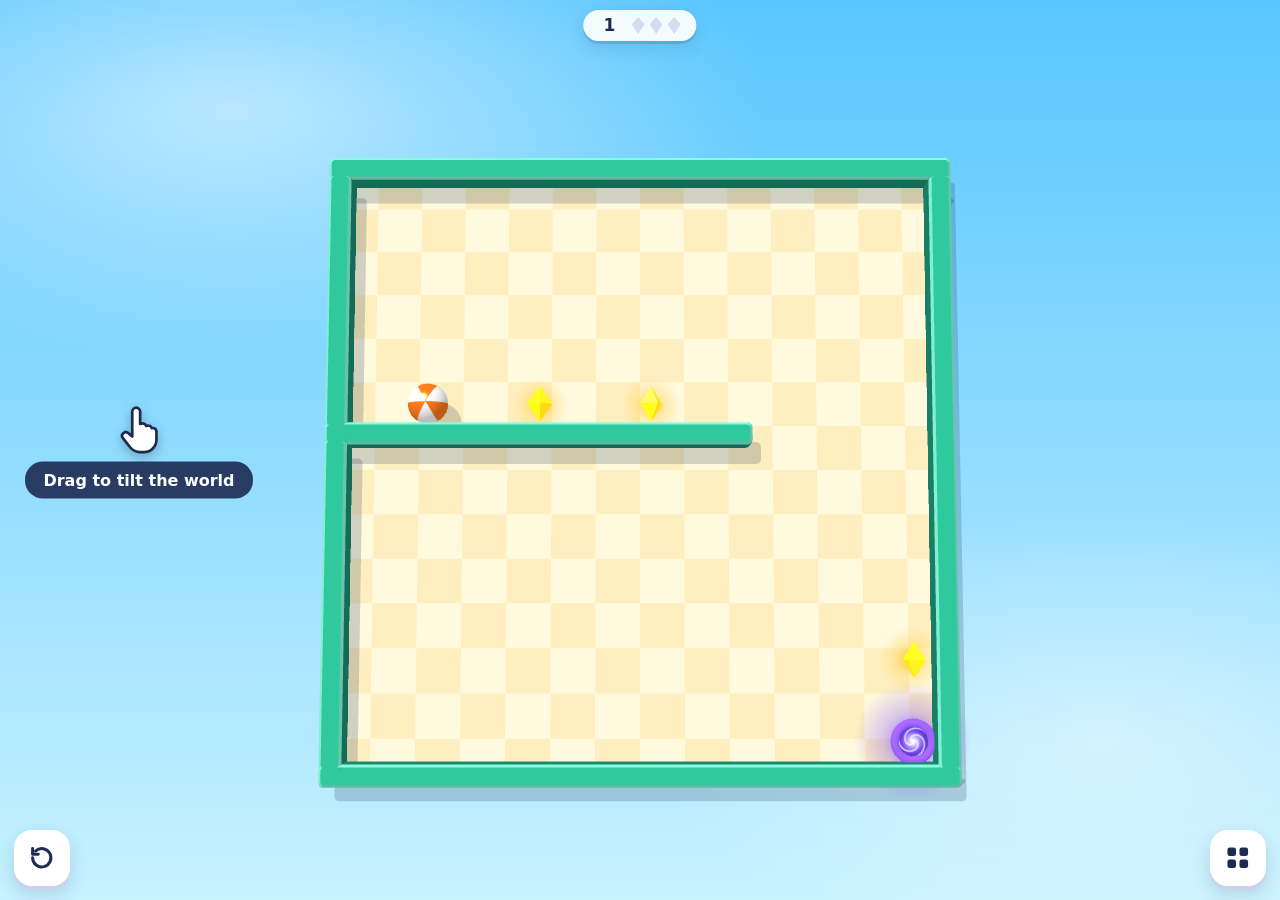
<file: index.html>
<!DOCTYPE html>
<html lang="en" dir="ltr">
<head>
<meta charset="utf-8">
<meta name="viewport" content="width=device-width, initial-scale=1, viewport-fit=cover">
<title>FLIPWORLD</title>
<link rel="icon" href="data:,">

<link rel="stylesheet" href="styles.css">
</head>
<body>
<div id="app">
  <div id="stage"></div>

  <div id="hud" class="hud hidden">
    <div class="pill"><span class="lv" id="hudLevel">1</span><span class="hud-gems" id="hudGems"><i></i><i></i><i></i></span></div>
    <button class="fab bl" id="btnRestart" aria-label="Retry">
      <svg viewBox="0 0 24 24"><path d="M4 12a8 8 0 1 0 2.6-5.9M4 4v5h5" fill="none" stroke="currentColor" stroke-width="2.6" stroke-linecap="round" stroke-linejoin="round"/></svg>
    </button>
    <div class="assist">
      <button class="fab mini hidden" id="btnHint" aria-label="Hint"><svg viewBox="0 0 24 24"><path d="M9 18h6M10 21h4M12 3a6 6 0 0 0-3.6 10.8c.6.5 1 1.200 1 2V16h5.200v-.200c0-.800.400-1.500 1-2A6 6 0 0 0 12 3z" fill="none" stroke="currentColor" stroke-width="2.200" stroke-linecap="round" stroke-linejoin="round"/></svg></button>
      <button class="fab mini hidden" id="btnSkip" aria-label="Skip level"><svg viewBox="0 0 24 24"><path d="M5 5.500v13l9-6.500zM17.500 5v14" fill="currentColor" stroke="currentColor" stroke-width="2.400" stroke-linecap="round" stroke-linejoin="round"/></svg><i class="adtag hidden" id="skipAd">AD</i></button>
    </div>
    <button class="fab br" id="btnMap" aria-label="Levels">
      <svg viewBox="0 0 24 24"><g fill="currentColor"><rect x="3" y="3" width="7.5" height="7.5" rx="2"/><rect x="13.5" y="3" width="7.5" height="7.5" rx="2"/><rect x="3" y="13.5" width="7.5" height="7.5" rx="2"/><rect x="13.5" y="13.5" width="7.5" height="7.5" rx="2"/></g></svg>
    </button>
  </div>

  <div id="tut" class="tut hidden">
    <div class="tut-hand" id="tutHand"><svg viewBox="0 0 48 48"><path d="M18 22V9a3.5 3.5 0 0 1 7 0v11l1-.3a3.4 3.4 0 0 1 4.4 2l.8-.2a3.3 3.3 0 0 1 4.1 2.2l.5-.1a3.2 3.2 0 0 1 3.7 3.2V34a11 11 0 0 1-11 11h-3.6a11 11 0 0 1-8.6-4.1l-6.6-8.3a3.3 3.3 0 0 1 4.8-4.5L18 31z" fill="#fff" stroke="#1d2b53" stroke-width="2.4" stroke-linejoin="round"/></svg></div>
    <div class="tut-text" id="tutText"></div>
  </div>

  <div id="pauseBadge" class="pause hidden"><span data-i18n="paused">Paused</span></div>

  <section id="scrLoading" class="screen solid">
    <div class="logo">FLIP<span>WORLD</span></div>
    <div class="bar"><i></i></div>
    <p class="muted" data-i18n="loading">Loading…</p>
  </section>

  <section id="scrHome" class="screen hidden">
    <div class="logo">FLIP<span>WORLD</span></div>
    <div class="home">
      <div class="playrow">
        <button id="btnPlay" class="btn primary big">
          <svg viewBox="0 0 24 24"><path d="M7 4.5v15a1 1 0 0 0 1.5.9l12.4-7.5a1 1 0 0 0 0-1.8L8.5 3.6A1 1 0 0 0 7 4.5z" fill="currentColor"/></svg>
          <span id="playLabel">Level 1</span>
        </button>
        <button id="btnDaily" class="btn daily hidden" aria-label="Daily challenge">
          <svg viewBox="0 0 24 24"><rect x="3.5" y="5" width="17" height="15.5" rx="3" fill="none" stroke="currentColor" stroke-width="2.4"/><path d="M3.5 10h17M8 3v4M16 3v4" fill="none" stroke="currentColor" stroke-width="2.4" stroke-linecap="round"/><path d="M12 12.300l1.100 2.200 2.400.300-1.700 1.700.400 2.400L12 17.800l-2.200 1.100.400-2.400-1.700-1.700 2.400-.3z" fill="currentColor"/></svg>
          <b id="dailyBadge"></b>
        </button>
      </div>
      <div class="row">
        <button id="btnLevels" class="btn"><svg viewBox="0 0 24 24"><g fill="currentColor"><rect x="3" y="3" width="7.5" height="7.5" rx="2"/><rect x="13.5" y="3" width="7.5" height="7.5" rx="2"/><rect x="3" y="13.5" width="7.5" height="7.5" rx="2"/><rect x="13.5" y="13.5" width="7.5" height="7.5" rx="2"/></g></svg><span data-i18n="levels">Levels</span></button>
        <button id="btnShop" class="btn"><svg viewBox="0 0 24 24"><circle cx="12" cy="12" r="8.500" fill="none" stroke="currentColor" stroke-width="2.400"/><path d="M12 3.500v17M4 9.500c5 2.600 11 2.600 16 0M4 14.500c5-2.600 11-2.600 16 0" fill="none" stroke="currentColor" stroke-width="1.800"/></svg><span data-i18n="skins">Balls</span></button>
        <button id="btnSettings" class="btn"><svg viewBox="0 0 24 24"><path d="M4 7h9M19 7h1M4 17h1M11 17h9" fill="none" stroke="currentColor" stroke-width="2.6" stroke-linecap="round"/><circle cx="16" cy="7" r="2.8" fill="currentColor"/><circle cx="8" cy="17" r="2.8" fill="currentColor"/></svg><span data-i18n="settings">Settings</span></button>
      </div>
      <div class="home-stats">
        <span class="chip star"><svg viewBox="0 0 24 24"><path d="M12 2.6l2.9 6 6.5.9-4.700 4.600 1.100 6.500L12 17.500l-5.800 3.100 1.100-6.500L2.600 9.500l6.500-.9z" fill="currentColor"/></svg><b id="homeStars">0</b></span>
        <span class="chip gem"><svg viewBox="0 0 24 24"><path d="M12 2l7 9-7 11-7-11z" fill="currentColor"/></svg><b id="homeGems">0</b></span>
      </div>
    </div>
  </section>

  <section id="scrWin" class="screen hidden">
    <div class="card">
      <h2 id="winTitle">Nice!</h2>
      <div class="stars" id="winStars"><i></i><i></i><i></i></div>
      <div class="stats">
        <div><svg viewBox="0 0 24 24"><circle cx="12" cy="13" r="8" fill="none" stroke="currentColor" stroke-width="2.4"/><path d="M12 8.5V13l3 2M9.500 2.500h5" fill="none" stroke="currentColor" stroke-width="2.4" stroke-linecap="round"/></svg><b id="winTime">0.0</b><small id="winPar"></small></div>
        <div class="gemstat"><svg viewBox="0 0 24 24"><path d="M12 2l7 9-7 11-7-11z" fill="currentColor"/></svg><b id="winGems">0/3</b></div>
      </div>
      <button id="btnDouble" class="btn reward hidden"><svg viewBox="0 0 24 24"><rect x="3" y="5" width="18" height="14" rx="3" fill="none" stroke="currentColor" stroke-width="2.4"/><path d="M10 9.200v5.600l5-2.800z" fill="currentColor"/></svg><span data-i18n="doubleGems">Double gems</span></button>
      <button id="btnNext" class="btn primary big"><span data-i18n="next">Next</span><svg viewBox="0 0 24 24"><path d="M5 12h13M12.500 6l6 6-6 6" fill="none" stroke="currentColor" stroke-width="2.800" stroke-linecap="round" stroke-linejoin="round"/></svg></button>
      <div class="row">
        <button id="btnRetry" class="btn"><svg viewBox="0 0 24 24"><path d="M4 12a8 8 0 1 0 2.600-5.900M4 4v5h5" fill="none" stroke="currentColor" stroke-width="2.600" stroke-linecap="round" stroke-linejoin="round"/></svg><span data-i18n="retry">Retry</span></button>
        <button id="btnWinMap" class="btn"><svg viewBox="0 0 24 24"><g fill="currentColor"><rect x="3" y="3" width="7.500" height="7.500" rx="2"/><rect x="13.500" y="3" width="7.500" height="7.500" rx="2"/><rect x="3" y="13.500" width="7.500" height="7.500" rx="2"/><rect x="13.500" y="13.500" width="7.500" height="7.500" rx="2"/></g></svg><span data-i18n="levels">Levels</span></button>
      </div>
    </div>
  </section>

  <section id="scrMap" class="screen hidden">
    <div class="card wide">
      <header>
        <h2 data-i18n="levels">Levels</h2>
        <span class="chip star"><svg viewBox="0 0 24 24"><path d="M12 2.600l2.900 6 6.500.900-4.700 4.600 1.100 6.500L12 17.500l-5.800 3.100 1.100-6.500L2.600 9.500l6.500-.9z" fill="currentColor"/></svg><b id="mapStars">0</b></span>
        <button class="x" id="btnMapHome" aria-label="Home"><svg viewBox="0 0 24 24"><path d="M4 11.500L12 4.500l8 7M6.500 10v9.500h11V10" fill="none" stroke="currentColor" stroke-width="2.600" stroke-linecap="round" stroke-linejoin="round"/></svg></button>
        <button class="x" id="btnMapClose" aria-label="Close"><svg viewBox="0 0 24 24"><path d="M6 6l12 12M18 6L6 18" fill="none" stroke="currentColor" stroke-width="3" stroke-linecap="round"/></svg></button>
      </header>
      <div id="mapGrid" class="grid"></div>
    </div>
  </section>

  <section id="scrShop" class="screen hidden">
    <div class="card wide">
      <header>
        <h2 data-i18n="skins">Balls</h2>
        <span class="chip gem"><svg viewBox="0 0 24 24"><path d="M12 2l7 9-7 11-7-11z" fill="currentColor"/></svg><b id="shopGems">0</b></span>
        <button class="x" id="btnShopClose" aria-label="Close"><svg viewBox="0 0 24 24"><path d="M6 6l12 12M18 6L6 18" fill="none" stroke="currentColor" stroke-width="3" stroke-linecap="round"/></svg></button>
      </header>
      <div id="shopGrid" class="grid shop"></div>
    </div>
  </section>

  <section id="scrSettings" class="screen hidden">
    <div class="card">
      <header>
        <h2 data-i18n="settings">Settings</h2>
        <button class="x" id="btnSetClose" aria-label="Close"><svg viewBox="0 0 24 24"><path d="M6 6l12 12M18 6L6 18" fill="none" stroke="currentColor" stroke-width="3" stroke-linecap="round"/></svg></button>
      </header>
      <label class="opt"><span data-i18n="music">Music</span><input type="checkbox" id="optMusic" class="sw"></label>
      <label class="opt"><span data-i18n="sfx">Sound effects</span><input type="checkbox" id="optSfx" class="sw"></label>
      <div class="opt"><span data-i18n="control">Controls</span>
        <div class="seg" id="optCtl"><button data-v="swipe" data-i18n="ctlSwipe">Swipe</button><button data-v="grab" data-i18n="ctlGrab">Grab</button></div>
      </div>
    </div>
  </section>

  <section id="scrEnd" class="screen hidden">
    <div class="card">
      <div class="trophy"><svg viewBox="0 0 24 24"><path d="M7 3h10v4a5 5 0 0 1-10 0zM7 4.500H4V6a3.500 3.500 0 0 0 3.500 3.500M17 4.500h3V6a3.500 3.500 0 0 1-3.500 3.500M12 12v4M8 20h8M9.500 16h5v4h-5z" fill="none" stroke="currentColor" stroke-width="2" stroke-linecap="round" stroke-linejoin="round"/></svg></div>
      <h2 data-i18n="endTitle">World complete!</h2>
      <p class="muted" data-i18n="endBody">You finished every level. More worlds are on the way — go back for 3 stars!</p>
      <button id="btnEndMap" class="btn primary big"><span data-i18n="levels">Levels</span></button>
    </div>
  </section>

  <section id="scrError" class="screen solid hidden"><div class="logo">FLIP<span>WORLD</span></div><p class="muted" data-i18n="noWebgl">This device can't show 3D graphics.</p></section>

  <div id="toast" class="toast"></div>
</div>
<script src="three.min.js"></script>
<script src="game.js"></script>
</body>
</html>
</file>
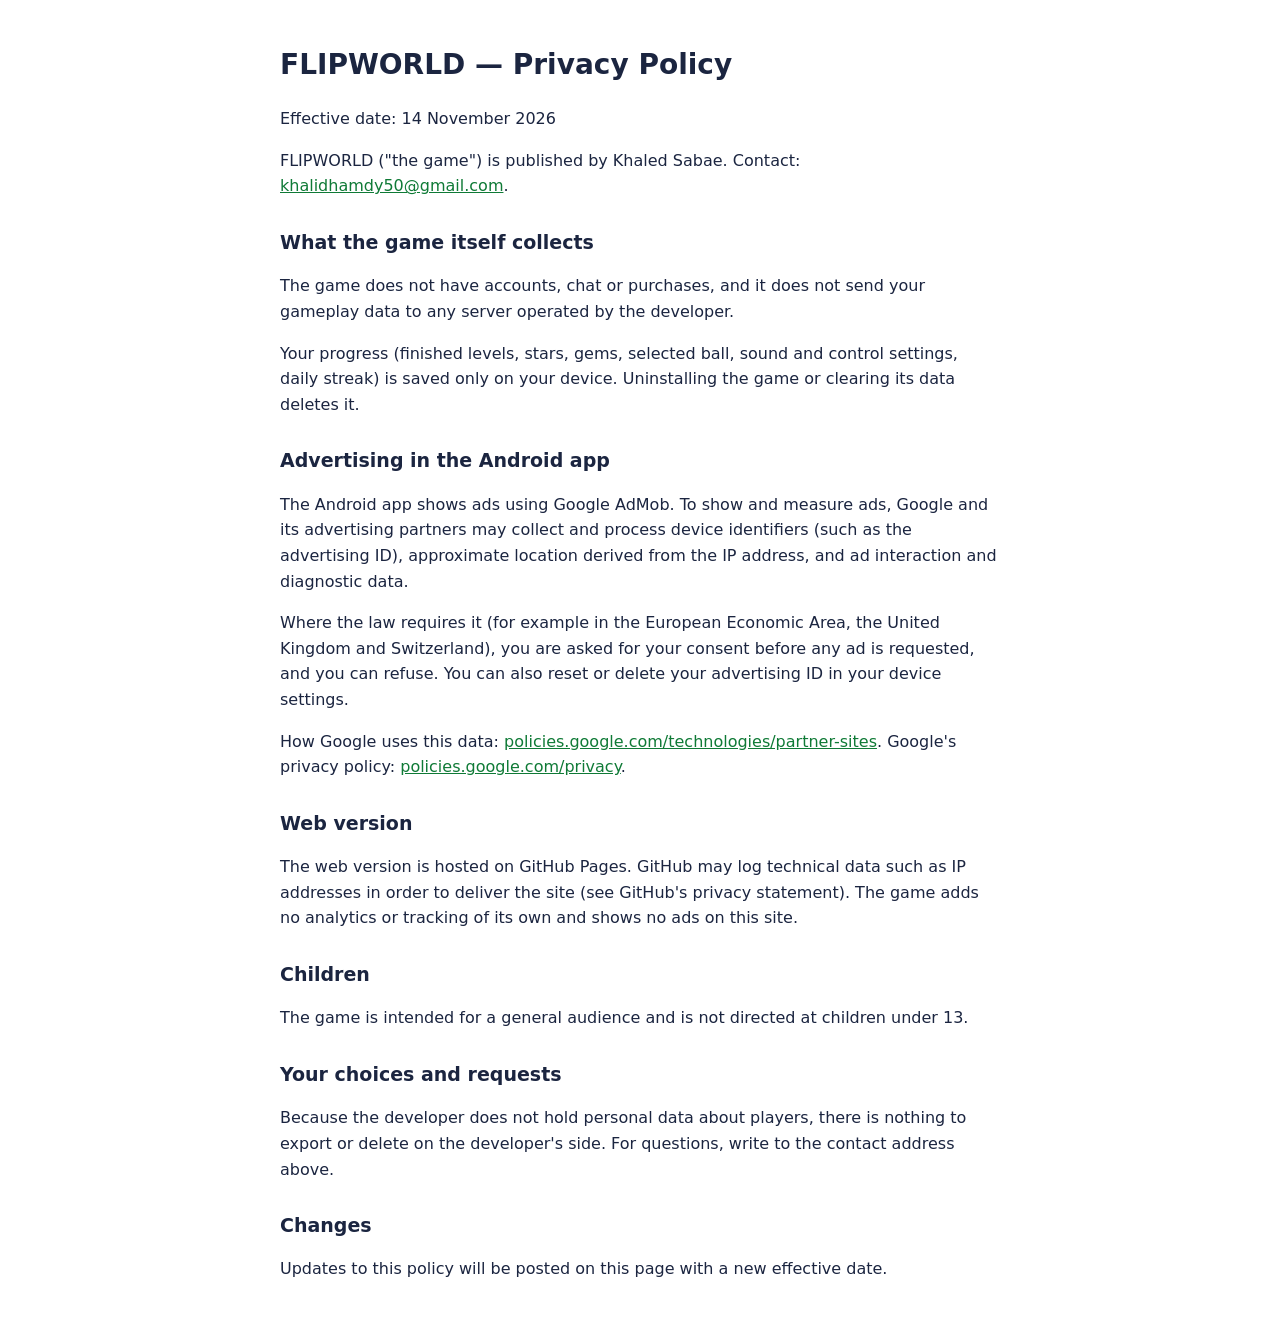
<file: privacy.html>
<!doctype html>
<html lang="en"><head><meta charset="utf-8"><meta name="viewport" content="width=device-width,initial-scale=1">
<title>FLIPWORLD — Privacy Policy</title>
<style>body{font:16px/1.6 system-ui,-apple-system,"Segoe UI",Roboto,sans-serif;max-width:720px;margin:0 auto;padding:24px;color:#1b2540}h1{font-size:28px}h2{font-size:19px;margin-top:28px}a{color:#0f7a36}</style>
</head><body>
<h1>FLIPWORLD — Privacy Policy</h1>
<p>Effective date: 14 November 2026</p>
<p>FLIPWORLD ("the game") is published by Khaled Sabae. Contact: <a href="mailto:khalidhamdy50@gmail.com">khalidhamdy50@gmail.com</a>.</p>

<h2>What the game itself collects</h2>
<p>The game does not have accounts, chat or purchases, and it does not send your gameplay data to any server operated by the developer.</p>
<p>Your progress (finished levels, stars, gems, selected ball, sound and control settings, daily streak) is saved only on your device. Uninstalling the game or clearing its data deletes it.</p>

<h2>Advertising in the Android app</h2>
<p>The Android app shows ads using Google AdMob. To show and measure ads, Google and its advertising partners may collect and process device identifiers (such as the advertising ID), approximate location derived from the IP address, and ad interaction and diagnostic data.</p>
<p>Where the law requires it (for example in the European Economic Area, the United Kingdom and Switzerland), you are asked for your consent before any ad is requested, and you can refuse. You can also reset or delete your advertising ID in your device settings.</p>
<p>How Google uses this data: <a href="https://policies.google.com/technologies/partner-sites">policies.google.com/technologies/partner-sites</a>. Google's privacy policy: <a href="https://policies.google.com/privacy">policies.google.com/privacy</a>.</p>

<h2>Web version</h2>
<p>The web version is hosted on GitHub Pages. GitHub may log technical data such as IP addresses in order to deliver the site (see GitHub's privacy statement). The game adds no analytics or tracking of its own and shows no ads on this site.</p>

<h2>Children</h2>
<p>The game is intended for a general audience and is not directed at children under 13.</p>

<h2>Your choices and requests</h2>
<p>Because the developer does not hold personal data about players, there is nothing to export or delete on the developer's side. For questions, write to the contact address above.</p>

<h2>Changes</h2>
<p>Updates to this policy will be posted on this page with a new effective date.</p>
</body></html>
</file>
<file: styles.css>
:root {
  --ink: #1d2b53;
  --ink2: #51608a;
  --paper: #ffffff;
  --line: #e3e9f6;
  --primary: #16a34a;
  --primary-d: #0f7a36;
  --accent: #7a4bff;
  --gold: #ffb800;
  --danger: #ff4458;
  --bg1: #58c6ff;
  --bg2: #c8f2ff;
  --sat: env(safe-area-inset-top, 0px);
  --sab: env(safe-area-inset-bottom, 0px);
  --sal: env(safe-area-inset-left, 0px);
  --sar: env(safe-area-inset-right, 0px);
}
* {
  box-sizing: border-box;
  -webkit-tap-highlight-color: transparent;
}
html,
body {
  margin: 0;
  height: 100%;
  overflow: hidden;
  background: var(--bg2);
  overscroll-behavior: none;
}
body {
  font-family:
    system-ui,
    -apple-system,
    "Segoe UI",
    Roboto,
    "Noto Sans",
    "Helvetica Neue",
    Arial,
    sans-serif;
  color: var(--ink);
  -webkit-user-select: none;
  user-select: none;
  -webkit-text-size-adjust: 100%;
}
button {
  font: inherit;
  color: inherit;
  border: 0;
  background: none;
  padding: 0;
  cursor: pointer;
}
svg {
  width: 1.25em;
  height: 1.25em;
  flex: none;
  display: block;
}
.hidden {
  display: none !important;
}
#app {
  position: fixed;
  inset: 0;
  overflow: hidden;
}
#stage {
  position: absolute;
  inset: 0;
  touch-action: none;
  background:
    radial-gradient(
      60% 40% at 18% 12%,
      rgba(255, 255, 255, .55),
      transparent 70%),
    radial-gradient(
      50% 36% at 86% 82%,
      rgba(255, 255, 255, .4),
      transparent 70%),
    linear-gradient(
      180deg,
      var(--bg1),
      var(--bg2));
}
#app.dark #stage {
  background:
    radial-gradient(
      1.5px 1.5px at 12% 22%,
      #fff,
      transparent 60%),
    radial-gradient(
      1.5px 1.5px at 72% 12%,
      #cfe8ff,
      transparent 60%),
    radial-gradient(
      1.5px 1.5px at 38% 78%,
      #fff,
      transparent 60%),
    radial-gradient(
      1.5px 1.5px at 88% 64%,
      #ffe9c2,
      transparent 60%),
    radial-gradient(
      1.5px 1.5px at 56% 44%,
      #fff,
      transparent 60%),
    radial-gradient(
      1.5px 1.5px at 24% 58%,
      #d6ccff,
      transparent 60%),
    radial-gradient(
      50% 40% at 80% 20%,
      rgba(124, 58, 237, .35),
      transparent 70%),
    linear-gradient(
      180deg,
      var(--bg1),
      var(--bg2));
}
#stage canvas {
  display: block;
  width: 100%;
  height: 100%;
}
.hud {
  position: absolute;
  inset: 0;
  pointer-events: none;
}
.pill {
  position: absolute;
  top: calc(10px + var(--sat));
  left: 50%;
  transform: translateX(-50%);
  display: flex;
  align-items: center;
  gap: 12px;
  padding: 7px 16px;
  border-radius: 999px;
  background: rgba(255, 255, 255, .92);
  box-shadow: 0 3px 0 rgba(29, 43, 83, .14), 0 6px 18px rgba(29, 43, 83, .12);
  font-weight: 800;
  font-size: 17px;
  line-height: 1;
}
.pill .lv {
  min-width: 1.2em;
  text-align: center;
  font-variant-numeric: tabular-nums;
}
.hud-gems {
  display: flex;
  gap: 5px;
}
.hud-gems i {
  width: 13px;
  height: 17px;
  background: #d5dcee;
  clip-path: polygon(50% 0, 100% 42%, 50% 100%, 0 42%);
  transition: background .15s, transform .25s;
}
.hud-gems i.on {
  background: var(--gold);
  transform: scale(1.25);
}
.fab {
  position: absolute;
  bottom: calc(14px + var(--sab));
  width: 56px;
  height: 56px;
  border-radius: 18px;
  pointer-events: auto;
  display: grid;
  place-items: center;
  font-size: 22px;
  color: var(--ink);
  background: #fff;
  box-shadow: 0 4px 0 #c9d3ea, 0 8px 18px rgba(29, 43, 83, .16);
  transition: transform .08s, box-shadow .08s;
}
.fab.bl {
  left: calc(14px + var(--sal));
}
.fab.br {
  right: calc(14px + var(--sar));
}
.assist {
  position: absolute;
  left: 50%;
  bottom: calc(14px + var(--sab));
  transform: translateX(-50%);
  display: flex;
  gap: 10px;
  pointer-events: none;
}
.assist .fab {
  position: relative;
  bottom: auto;
  width: 52px;
  height: 52px;
  border-radius: 50%;
  background: #fff7d6;
  color: #8a5a00;
  box-shadow: 0 4px 0 #e6cf7a, 0 8px 18px rgba(29, 43, 83, .16);
  animation: pop .3s cubic-bezier(.2, 1.4, .4, 1);
}
.adtag {
  position: absolute;
  top: -6px;
  inset-inline-end: -8px;
  padding: 2px 5px;
  border-radius: 7px;
  background: var(--ink);
  color: #fff;
  font: 800 10px/1.2 system-ui, sans-serif;
  font-style: normal;
}
.fab:active {
  transform: translateY(3px);
  box-shadow: 0 1px 0 #c9d3ea, 0 3px 8px rgba(29, 43, 83, .16);
}
.fab:focus-visible,
.btn:focus-visible,
.x:focus-visible,
.lvl:focus-visible {
  outline: 3px solid var(--accent);
  outline-offset: 2px;
}
.tut {
  position: absolute;
  left: 0;
  right: 0;
  bottom: calc(96px + var(--sab));
  display: flex;
  flex-direction: column;
  align-items: center;
  gap: 6px;
  pointer-events: none;
}
.tut-text {
  padding: 9px 18px;
  border-radius: 999px;
  background: rgba(29, 43, 83, .9);
  color: #fff;
  font-weight: 800;
  font-size: 17px;
  max-width: 86vw;
  text-align: center;
}
.tut-hand {
  width: 54px;
  height: 54px;
}
.tut-hand svg {
  width: 100%;
  height: 100%;
  filter: drop-shadow(0 4px 6px rgba(0, 0, 0, .25));
}
.tut.swipe .tut-hand {
  animation: swipe 1.7s ease-in-out infinite;
}
.tut.flip .tut-hand {
  animation: swipe-wide 2.2s ease-in-out infinite;
}
.tut.note .tut-hand {
  display: none;
}
@keyframes swipe {
  0%, 100% {
    transform: translateX(-56px) rotate(-10deg);
  }
  50% {
    transform: translateX(56px) rotate(10deg);
  }
}
@keyframes swipe-wide {
  0% {
    transform: translateX(-110px) rotate(-12deg);
    opacity: 0;
  }
  15% {
    opacity: 1;
  }
  80% {
    transform: translateX(110px) rotate(12deg);
    opacity: 1;
  }
  100% {
    transform: translateX(110px) rotate(12deg);
    opacity: 0;
  }
}
.pause {
  position: absolute;
  inset: 0;
  display: grid;
  place-items: center;
  background: rgba(29, 43, 83, .45);
  z-index: 30;
}
.pause span {
  padding: 14px 28px;
  border-radius: 18px;
  background: #fff;
  font-weight: 900;
  font-size: 22px;
}
.screen {
  position: absolute;
  inset: 0;
  z-index: 20;
  display: grid;
  place-items: center;
  padding: 16px;
  padding-top: calc(16px + var(--sat));
  padding-bottom: calc(16px + var(--sab));
  background: rgba(29, 43, 83, .32);
  overflow: auto;
}
.screen.solid {
  background:
    linear-gradient(
      180deg,
      var(--bg1),
      var(--bg2));
  grid-auto-rows: min-content;
  align-content: center;
  gap: 18px;
}
#scrHome {
  display: flex;
  flex-direction: column;
  align-items: center;
  justify-content: space-between;
  background: none;
  padding-top: calc(26px + var(--sat));
  padding-bottom: calc(20px + var(--sab));
}
.logo {
  font-weight: 900;
  font-size: clamp(38px, 11vmin, 76px);
  letter-spacing: -.02em;
  color: #fff;
  line-height: 1;
  text-shadow: 0 4px 0 rgba(29, 43, 83, .28), 0 10px 24px rgba(29, 43, 83, .22);
  text-align: center;
}
.logo span {
  color: #ffe14d;
}
.muted {
  color: var(--ink2);
  font-weight: 600;
  margin: 0;
  text-align: center;
}
.bar {
  width: min(240px, 60vw);
  height: 12px;
  border-radius: 99px;
  background: rgba(255, 255, 255, .55);
  overflow: hidden;
}
.bar i {
  display: block;
  width: 40%;
  height: 100%;
  border-radius: 99px;
  background: #fff;
  animation: load 1.1s ease-in-out infinite;
}
@keyframes load {
  0% {
    transform: translateX(-110%);
  }
  100% {
    transform: translateX(260%);
  }
}
.home {
  display: flex;
  flex-direction: column;
  align-items: center;
  gap: 12px;
  width: min(380px, 100%);
}
.home .row .btn {
  flex-direction: column;
  gap: 3px;
  font-size: 14px;
  padding: 8px 6px;
  min-height: 60px;
}
.row {
  display: flex;
  gap: 10px;
  width: 100%;
}
.row > * {
  flex: 1;
}
.home-stats {
  display: flex;
  gap: 10px;
}
.chip {
  display: inline-flex;
  align-items: center;
  gap: 6px;
  padding: 6px 12px;
  border-radius: 99px;
  background: #fff;
  font-weight: 800;
  box-shadow: 0 2px 0 rgba(29, 43, 83, .12);
}
.chip.star svg {
  color: var(--gold);
}
.chip.gem svg {
  color: #ff9f1c;
}
.btn {
  display: inline-flex;
  align-items: center;
  justify-content: center;
  gap: 8px;
  min-height: 52px;
  padding: 10px 16px;
  border-radius: 16px;
  background: #fff;
  font-weight: 800;
  font-size: 17px;
  color: var(--ink);
  box-shadow: 0 4px 0 #c9d3ea, 0 8px 16px rgba(29, 43, 83, .1);
  transition: transform .08s, box-shadow .08s;
}
.btn span,
.seg button,
.opt > span {
  overflow-wrap: anywhere;
  text-align: center;
  line-height: 1.15;
}
.btn:active {
  transform: translateY(3px);
  box-shadow: 0 1px 0 #c9d3ea;
}
.btn.primary {
  background: var(--primary);
  color: #fff;
  box-shadow: 0 5px 0 var(--primary-d), 0 10px 20px rgba(15, 122, 54, .3);
  text-shadow: 0 1px 0 rgba(0, 0, 0, .18);
}
.btn.primary:active {
  box-shadow: 0 1px 0 var(--primary-d);
  transform: translateY(4px);
}
.btn.big {
  width: 100%;
  min-height: 64px;
  font-size: 23px;
  font-weight: 900;
  border-radius: 20px;
}
.playrow {
  display: flex;
  gap: 10px;
  width: 100%;
  align-items: stretch;
}
.playrow .btn.big {
  flex: 1;
  width: auto;
}
.btn.daily {
  position: relative;
  flex: none;
  min-width: 64px;
  min-height: 48px;
  border-radius: 20px;
  background: #fff4cc;
  color: #7a4a00;
  box-shadow: 0 5px 0 #e8c75a;
}
.btn.daily svg {
  width: 30px;
  height: 30px;
}
.btn.daily b {
  position: absolute;
  top: -7px;
  inset-inline-end: -7px;
  min-width: 24px;
  height: 24px;
  padding: 0 6px;
  border-radius: 12px;
  background: #e11d48;
  color: #fff;
  font-size: 13px;
  line-height: 24px;
  text-align: center;
}
.btn.daily b:empty {
  display: none;
}
.btn.daily.done {
  background: #e9fbf0;
  color: #0f7a36;
  box-shadow: 0 5px 0 #bfe9cf;
}
.btn.daily.done b {
  background: #16a34a;
}
.btn.reward {
  width: 100%;
  background: #fff4cc;
  color: #7a4a00;
  box-shadow: 0 4px 0 #e8c75a;
}
.btn[disabled] {
  opacity: .55;
  pointer-events: none;
}
.card {
  width: min(360px, 100%);
  padding: 20px 18px 18px;
  border-radius: 26px;
  background: var(--paper);
  box-shadow: 0 8px 0 rgba(29, 43, 83, .16), 0 24px 50px rgba(29, 43, 83, .28);
  display: flex;
  flex-direction: column;
  align-items: center;
  gap: 12px;
  animation: pop .26s cubic-bezier(.2, 1.4, .4, 1);
}
.card.wide {
  width: min(520px, 100%);
  max-height: 100%;
}
@keyframes pop {
  from {
    transform: scale(.86) translateY(14px);
    opacity: 0;
  }
  to {
    transform: none;
    opacity: 1;
  }
}
.card h2 {
  margin: 0;
  font-size: 28px;
  font-weight: 900;
}
.card header {
  display: flex;
  align-items: center;
  gap: 10px;
  width: 100%;
}
.card header h2 {
  flex: 1;
  font-size: 24px;
  text-align: start;
}
.x {
  width: 48px;
  height: 48px;
  border-radius: 14px;
  display: grid;
  place-items: center;
  background: #eef2fb;
  font-size: 20px;
}
.stars {
  display: flex;
  gap: 8px;
  align-items: flex-end;
  height: 62px;
}
.stars i {
  width: 52px;
  height: 52px;
  background: #dfe5f3;
  clip-path: polygon(50% 3%, 62% 36%, 97% 38%, 69% 59%, 79% 93%, 50% 73%, 21% 93%, 31% 59%, 3% 38%, 38% 36%);
}
.stars i:nth-child(2) {
  width: 62px;
  height: 62px;
}
.stars i.on {
  background: var(--gold);
  animation: star .42s cubic-bezier(.2, 1.6, .4, 1) both;
}
@keyframes star {
  from {
    transform: scale(0) rotate(-40deg);
  }
  to {
    transform: none;
  }
}
.stats {
  display: flex;
  gap: 12px;
  width: 100%;
}
.stats > div {
  flex: 1;
  display: flex;
  align-items: center;
  justify-content: center;
  gap: 7px;
  padding: 10px;
  border-radius: 14px;
  background: #f3f6fd;
  font-size: 18px;
}
.stats small {
  color: var(--ink2);
  font-weight: 700;
}
.stats .gemstat svg {
  color: #ff9f1c;
}
.stats div.ok {
  background: #e3f9eb;
}
.grid {
  display: grid;
  grid-template-columns: repeat(5, 1fr);
  gap: 9px;
  width: 100%;
  overflow: auto;
  padding: 4px 2px 8px;
}
.lvl {
  aspect-ratio: 1;
  min-height: 52px;
  border-radius: 16px;
  background: #f1f4fc;
  display: flex;
  flex-direction: column;
  align-items: center;
  justify-content: center;
  gap: 3px;
  font-weight: 900;
  font-size: 19px;
  box-shadow: 0 3px 0 #d5dcee;
}
.wsep {
  grid-column: 1 / -1;
  display: flex;
  align-items: center;
  gap: 8px;
  padding: 8px 4px 2px;
  font-weight: 800;
  color: #51607f;
}
.wsep i {
  width: 18px;
  height: 18px;
  border-radius: 6px;
  flex: none;
}
.wsep b {
  font-size: 1.05em;
}
.wsep span {
  margin-inline-start: auto;
  font-size: .82em;
  font-variant-numeric: tabular-nums;
}
.lvl.done {
  background: #e9fbf0;
  box-shadow: 0 3px 0 #bfe9cf;
}
.lvl.cur {
  background: var(--primary);
  color: #fff;
  box-shadow: 0 3px 0 var(--primary-d);
}
.lvl.lock {
  color: #a9b3cc;
  box-shadow: none;
  pointer-events: none;
}
.lvl .s {
  display: flex;
  gap: 2px;
  height: 9px;
}
.lvl .s b {
  width: 9px;
  height: 9px;
  background: #cfd7ea;
  clip-path: polygon(50% 3%, 62% 36%, 97% 38%, 69% 59%, 79% 93%, 50% 73%, 21% 93%, 31% 59%, 3% 38%, 38% 36%);
}
.lvl .s b.on {
  background: var(--gold);
}
.lvl.cur .s b {
  background: rgba(255, 255, 255, .45);
}
.grid.shop {
  grid-template-columns: repeat(auto-fill, minmax(92px, 1fr));
}
.skin {
  min-height: 104px;
  border-radius: 18px;
  background: #f1f4fc;
  box-shadow: 0 3px 0 #d5dcee;
  display: flex;
  flex-direction: column;
  align-items: center;
  justify-content: center;
  gap: 8px;
  font-weight: 800;
  font-size: 15px;
}
.skin .ball {
  width: 46px;
  height: 46px;
  border-radius: 50%;
  box-shadow:
    inset -5px -6px 10px rgba(0, 0, 0, .22),
    inset 4px 5px 8px rgba(255, 255, 255, .55),
    0 3px 6px rgba(29, 43, 83, .25);
}
.skin .price {
  display: inline-flex;
  align-items: center;
  gap: 4px;
}
.skin .price svg {
  color: #ff9f1c;
  width: 1em;
  height: 1em;
}
.skin.owned {
  background: #e9fbf0;
  box-shadow: 0 3px 0 #bfe9cf;
}
.skin.on {
  outline: 3px solid var(--primary);
  outline-offset: -3px;
}
.skin.poor .price {
  color: var(--ink2);
}
.skin.on .price svg {
  color: var(--primary);
  width: 1.3em;
  height: 1.3em;
}
.opt {
  display: flex;
  align-items: center;
  justify-content: space-between;
  gap: 12px;
  width: 100%;
  min-height: 52px;
  font-weight: 800;
  font-size: 17px;
}
.sw {
  appearance: none;
  -webkit-appearance: none;
  width: 58px;
  height: 34px;
  border-radius: 99px;
  background: #cfd7ea;
  position: relative;
  cursor: pointer;
  transition: background .15s;
  flex: none;
  margin: 0;
}
.sw::after {
  content: "";
  position: absolute;
  top: 4px;
  inset-inline-start: 4px;
  width: 26px;
  height: 26px;
  border-radius: 50%;
  background: #fff;
  box-shadow: 0 2px 4px rgba(0, 0, 0, .2);
  transition: transform .15s;
}
.sw:checked {
  background: var(--primary);
}
.sw:checked::after {
  transform: translateX(24px);
}
[dir=rtl] .sw:checked::after {
  transform: translateX(-24px);
}
.seg {
  display: flex;
  padding: 4px;
  gap: 4px;
  border-radius: 14px;
  background: #eef2fb;
}
.seg button {
  min-height: 48px;
  padding: 6px 12px;
  border-radius: 11px;
  font-weight: 800;
  font-size: 15px;
  color: var(--ink2);
}
.seg button.on {
  background: #fff;
  color: var(--ink);
  box-shadow: 0 2px 0 #d5dcee;
}
.trophy {
  width: 84px;
  height: 84px;
  border-radius: 50%;
  display: grid;
  place-items: center;
  background: #fff4cc;
  color: #c98a00;
  font-size: 40px;
}
.toast {
  position: absolute;
  left: 50%;
  top: calc(70px + var(--sat));
  transform: translateX(-50%) translateY(-8px);
  padding: 9px 16px;
  border-radius: 99px;
  background: rgba(29, 43, 83, .92);
  color: #fff;
  font-weight: 800;
  opacity: 0;
  transition: opacity .2s, transform .2s;
  pointer-events: none;
  z-index: 40;
  white-space: nowrap;
}
.toast.on {
  opacity: 1;
  transform: translateX(-50%);
}
.dev-ad {
  position: fixed;
  inset: 0;
  z-index: 99;
  display: grid;
  place-items: center;
  background: #111;
  color: #fff;
  font: 800 20px system-ui;
}
@media (min-aspect-ratio: 6/5) {
  #scrHome {
    align-items: flex-start;
    justify-content: center;
    gap: 5vh;
    padding-left: calc(4vw + var(--sal));
  }
  #scrHome .logo {
    font-size: clamp(30px, 6vw, 64px);
  }
  .home {
    width: min(360px, 38vw);
  }
  .tut {
    left: calc(14px + var(--sal));
    right: auto;
    bottom: 50%;
    transform: translateY(50%);
    width: min(26vw, 250px);
  }
  .tut-text {
    max-width: 100%;
    border-radius: 18px;
    font-size: 16px;
  }
}
@media (max-height: 460px) {
  .pill {
    top: calc(6px + var(--sat));
    font-size: 15px;
    padding: 5px 13px;
  }
  .fab {
    width: 50px;
    height: 50px;
    bottom: calc(8px + var(--sab));
  }
  .tut {
    bottom: calc(10px + var(--sab));
  }
  .card {
    padding: 14px;
    gap: 8px;
    border-radius: 20px;
  }
  .card h2 {
    font-size: 22px;
  }
  .stars {
    height: 46px;
  }
  .stars i {
    width: 38px;
    height: 38px;
  }
  .stars i:nth-child(2) {
    width: 46px;
    height: 46px;
  }
  .btn.big {
    min-height: 54px;
    font-size: 20px;
  }
  .home {
    gap: 8px;
  }
  .logo {
    font-size: clamp(30px, 12vh, 56px);
  }
}
@media (prefers-reduced-motion: reduce) {
  .card,
  .stars i.on {
    animation: none;
  }
}
</file>
